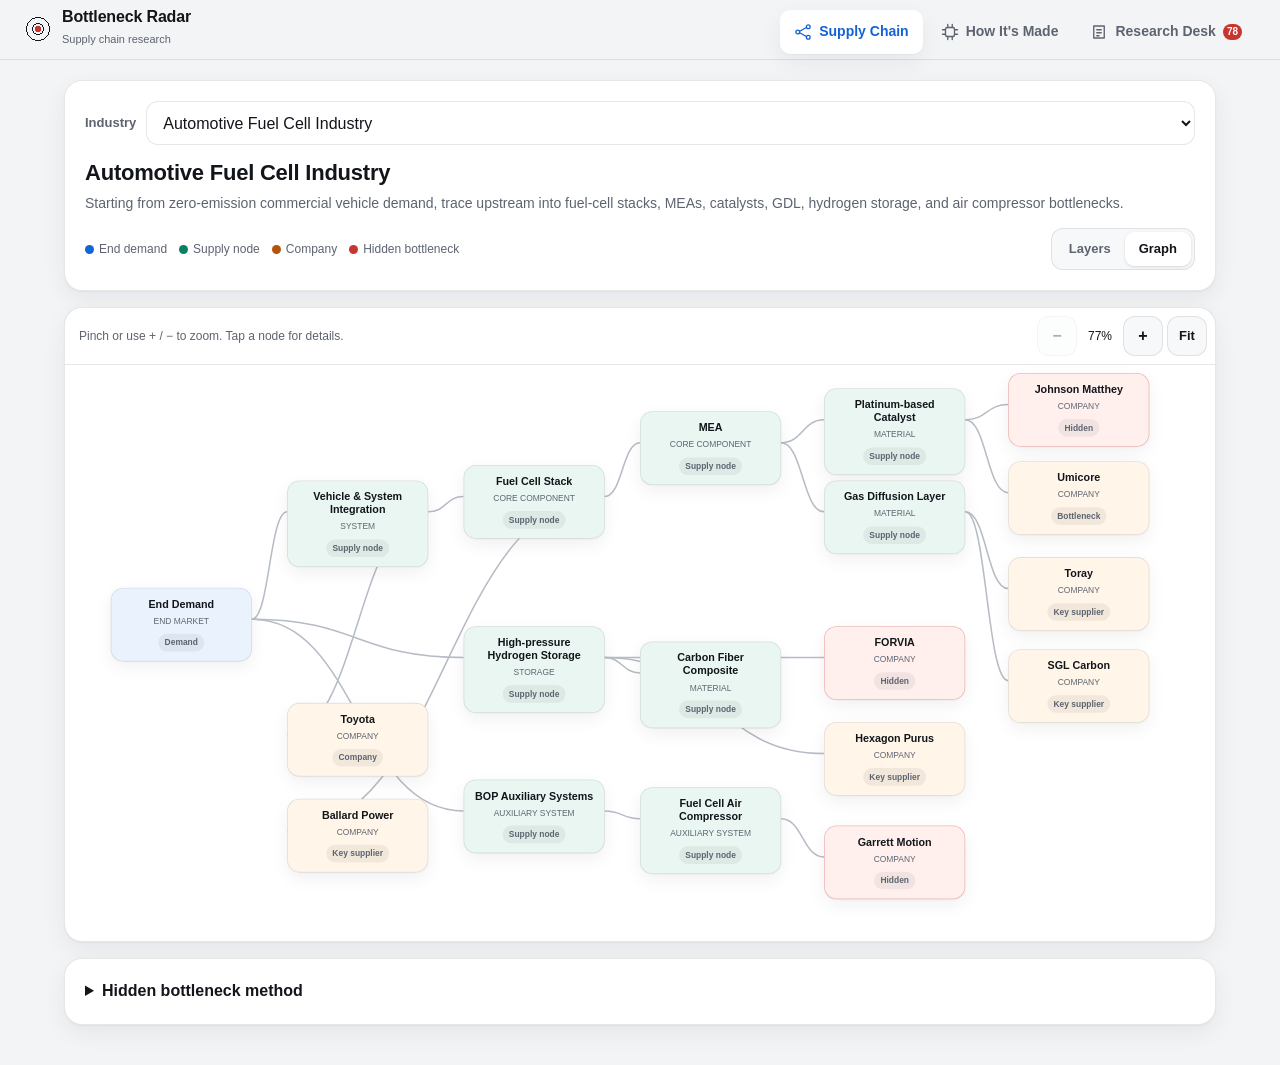
<file: index.html>
<!doctype html>
<html lang="en">
  <head>
    <meta charset="utf-8">
    <meta name="viewport" content="width=device-width, initial-scale=1, viewport-fit=cover">
    <meta name="theme-color" content="#f3f4f6">
    <link rel="icon" href="data:image/svg+xml,%3Csvg xmlns='http://www.w3.org/2000/svg' viewBox='0 0 32 32'%3E%3Ccircle cx='16' cy='16' r='14' fill='none' stroke='%2312151a' stroke-width='2'/%3E%3Ccircle cx='16' cy='16' r='8' fill='none' stroke='%2312151a' stroke-width='2'/%3E%3Ccircle cx='16' cy='16' r='3.5' fill='%23c7352f'/%3E%3C/svg%3E">
    <title>Supply Chain Bottleneck Radar</title>
    <link rel="stylesheet" href="styles.css?v=907ca9ab">
    <link rel="stylesheet" href="research-model.css?v=907ca9ab">
    <link rel="stylesheet" href="analyst-review.css?v=907ca9ab">
    <link rel="stylesheet" href="research-ops.css?v=907ca9ab">
    <link rel="stylesheet" href="product-journey.css?v=907ca9ab">
    <link rel="stylesheet" href="dual-review-ui.css?v=907ca9ab">
    <link rel="stylesheet" href="review-nominations.css?v=907ca9ab">
  </head>
  <body data-view="chain">
    <header class="appbar">
      <div class="brand">
        <span class="brand-mark" aria-hidden="true"></span>
        <div>
          <h1>Bottleneck Radar</h1>
          <small>Supply chain research</small>
        </div>
      </div>
    </header>

    <nav class="view-tabs" aria-label="Primary">
      <button type="button" class="view-tab" data-view-target="chain" aria-current="page">
        <svg viewBox="0 0 24 24" aria-hidden="true"><circle cx="5" cy="12" r="2.5"/><circle cx="19" cy="5" r="2.5"/><circle cx="19" cy="19" r="2.5"/><path d="M7.5 11 16.5 6M7.5 13l9 5"/></svg>
        <span>Supply Chain</span>
      </button>
      <button type="button" class="view-tab" data-view-target="made">
        <svg viewBox="0 0 24 24" aria-hidden="true"><rect x="6" y="6" width="12" height="12" rx="2"/><path d="M9 2v4M15 2v4M9 18v4M15 18v4M2 9h4M2 15h4M18 9h4M18 15h4"/></svg>
        <span>How It's Made</span>
      </button>
      <button type="button" class="view-tab" data-view-target="desk">
        <svg viewBox="0 0 24 24" aria-hidden="true"><path d="M5 4h14v16H5zM9 9h6M9 13h6M9 17h3"/></svg>
        <span>Research Desk</span>
        <b id="desk-count" class="tab-badge" hidden></b>
      </button>
    </nav>

    <main>
      <!-- View 1: supply chain -->
      <section class="view" id="view-chain" data-view="chain">
        <div class="card chain-head">
          <div class="field-row">
            <label for="industry-select">Industry</label>
            <select id="industry-select"></select>
          </div>
          <h2 id="industry-title"></h2>
          <p id="industry-description" class="lede"></p>
          <div class="chain-tools">
            <div class="legend" aria-label="Legend">
              <span><i class="dot terminal"></i>End demand</span>
              <span><i class="dot chain"></i>Supply node</span>
              <span><i class="dot company"></i>Company</span>
              <span><i class="dot zisu"></i>Hidden bottleneck</span>
            </div>
            <div class="seg" role="group" aria-label="Layout">
              <button type="button" data-map-mode="list" aria-pressed="true">Layers</button>
              <button type="button" data-map-mode="graph" aria-pressed="false">Graph</button>
            </div>
          </div>
        </div>

        <div id="chain-list" class="chain-list" aria-live="polite"></div>

        <section class="card map-shell">
          <div class="toolbar">
            <span>Pinch or use + / − to zoom. Tap a node for details.</span>
            <div class="zoom-controls" role="group" aria-label="Zoom">
              <button id="zoom-out" type="button" class="ghost" aria-label="Zoom out">−</button>
              <output id="zoom-level">100%</output>
              <button id="zoom-in" type="button" class="ghost" aria-label="Zoom in">+</button>
              <button id="reset-view" type="button" class="ghost">Fit</button>
            </div>
          </div>
          <div id="supply-chain-map" class="map"></div>
        </section>

        <details class="card method-card">
          <summary>Hidden bottleneck method</summary>
          <ol>
            <li>Start from durable end-market demand and trace dependencies upstream.</li>
            <li>Separate observed evidence from the investment claim it may support.</li>
            <li>Approve explicit database patches only after the claim is verified.</li>
            <li>Rank candidates with the versioned six-factor scoring rubric.</li>
          </ol>
        </details>
      </section>

      <!-- View 2: how products are made -->
      <section class="view" id="view-made" data-view="made" hidden>
        <div id="product-journey"></div>
      </section>

      <!-- View 3: research desk -->
      <section class="view" id="view-desk" data-view="desk" hidden>
        <div class="desk-grid">
          <section class="card desk-review">
            <div class="section-heading">
              <h2>Review Desk</h2>
              <select id="review-filter" aria-label="Filter review status">
                <option value="all">All</option>
                <option value="pending">Pending</option>
                <option value="approved">Approved</option>
                <option value="rejected">Rejected</option>
                <option value="needs_more_evidence">Need Evidence</option>
              </select>
            </div>
            <div id="pending-updates" class="pending-list"></div>
            <div class="review-tools">
              <button id="export-review" type="button">Export Review Decisions</button>
              <small id="export-status">Structured scanner events require a completed Analyst Worksheet before approval. Decisions and human review notes are saved locally first, then exported as JSON for the apply workflow.</small>
            </div>
          </section>

          <div class="desk-side">
            <section class="card research-ops">
              <div class="section-heading">
                <h2>Research Operations</h2>
              </div>
              <p class="research-ops-intro">
                Live scanner readiness for the selected industry. “Comparable-ready” means a watched-context baseline exists for future diffing; it does not mean a material event exists now.
              </p>
              <div id="source-health" aria-live="polite">Loading source health…</div>
            </section>

            <details class="card submit-card">
              <summary>Submit Evidence</summary>
              <p>
                Add official data, filings, investor materials, announcements, or research notes.
                Submissions enter the review queue before they update the supply chain map.
              </p>
              <form id="submission-form">
                <input id="submission-company" placeholder="Company or node, e.g. Johnson Matthey" required>
                <input id="submission-source" placeholder="Source link or file note" required>
                <textarea id="submission-summary" placeholder="Briefly explain what this evidence changes." required></textarea>
                <select id="submission-impact" aria-label="Impact type">
                  <option value="supply_chain_importance">Supply chain importance</option>
                  <option value="bottleneck_judgement">Bottleneck judgement</option>
                  <option value="financial_update">Financial or order update</option>
                  <option value="new_player">New player or relationship</option>
                </select>
                <button type="submit">Submit to Review Queue</button>
              </form>
            </details>
          </div>
        </div>
      </section>
    </main>

    <dialog id="company-dialog">
      <button class="close" id="close-dialog" type="button" aria-label="Close">×</button>
      <div id="company-detail"></div>
    </dialog>

    <script src="scanner-event-policy.js?v=907ca9ab"></script>
    <script src="app.js?v=907ca9ab"></script>
    <script src="review-queue-gate.js?v=907ca9ab"></script>
    <script src="research-evidence-ui.js?v=907ca9ab"></script>
    <script type="module" src="analyst-review.js?v=907ca9ab"></script>
    <script type="module" src="research-ops.js?v=907ca9ab"></script>
    <script src="review-export.js?v=907ca9ab"></script>
    <script src="product-journey.js?v=907ca9ab"></script>
    <script src="dual-review-ui.js?v=907ca9ab"></script>
    <script src="review-nominations.js?v=907ca9ab"></script>
  </body>
</html>
</file>
<file: styles.css>
/* Supply Chain Bottleneck Radar — mobile-first base styles.
   Component sheets (research-model, analyst-review, research-ops, product-journey)
   load after this file and rely on the custom properties below. */

:root {
  --bg: #f3f4f6;
  --surface: #ffffff;
  --surface-2: #f7f8fa;
  --ink: #12151a;
  --muted: #5d6470;
  --line: rgba(18, 21, 26, 0.1);
  --brand: #1463d6;
  --blue: #1463d6;
  --green: #0a7f64;
  --accent: #b4530a;
  --accent-dark: #7c3a06;
  --red: #c7352f;
  --radius: 18px;
  --shadow: 0 1px 2px rgba(18, 21, 26, 0.04), 0 8px 24px rgba(18, 21, 26, 0.06);
  --appbar-h: 52px;
  --tabbar-h: 60px;
  --safe-b: env(safe-area-inset-bottom, 0px);
}

* { box-sizing: border-box; }

html {
  background: var(--bg);
  -webkit-text-size-adjust: 100%;
}

body {
  margin: 0;
  background: var(--bg);
  color: var(--ink);
  font-family: -apple-system, BlinkMacSystemFont, "SF Pro Text", "PingFang SC", "Hiragino Sans GB", "Microsoft YaHei", "Segoe UI", Roboto, Arial, sans-serif;
  font-size: 15px;
  line-height: 1.55;
  overflow-x: hidden;
  padding-bottom: calc(var(--tabbar-h) + var(--safe-b));
  -webkit-tap-highlight-color: transparent;
}

h1, h2, h3, p { margin: 0; }
h2 { font-size: 19px; letter-spacing: -0.01em; line-height: 1.25; }
h3 { font-size: 15px; margin: 20px 0 8px; }
a { color: var(--brand); }
[hidden] { display: none !important; }

button, input, select, textarea { font: inherit; color: inherit; }

/* Default button look (also used by JS-rendered review / worksheet buttons). */
button {
  background: var(--ink);
  border: 0;
  border-radius: 12px;
  color: #fff;
  cursor: pointer;
  font-weight: 600;
  min-height: 44px;
  padding: 10px 16px;
  touch-action: manipulation;
}
button:active { opacity: 0.8; }
button.ghost {
  background: var(--surface-2);
  border: 1px solid var(--line);
  color: var(--ink);
}
:focus-visible { outline: 2px solid var(--brand); outline-offset: 2px; }

select, input, textarea {
  background: var(--surface);
  border: 1px solid var(--line);
  border-radius: 12px;
  font-size: 16px; /* prevents iOS focus zoom */
  min-height: 44px;
  padding: 10px 12px;
  width: 100%;
}
textarea { min-height: 96px; resize: vertical; }
form { display: grid; gap: 10px; }

.card {
  background: var(--surface);
  border: 1px solid var(--line);
  border-radius: var(--radius);
  box-shadow: var(--shadow);
  padding: 16px;
}

/* ---------- App bar + view tabs ---------- */

.appbar {
  align-items: center;
  background: var(--bg);
  border-bottom: 1px solid var(--line);
  display: flex;
  height: var(--appbar-h);
  padding: 0 16px;
  position: sticky;
  top: 0;
  z-index: 20;
}
.brand { align-items: center; display: flex; gap: 10px; }
.brand h1 { font-size: 16px; letter-spacing: -0.01em; line-height: 1.1; }
.brand small { color: var(--muted); font-size: 11px; }
.brand-mark {
  background:
    radial-gradient(circle at 50% 50%, var(--red) 0 3px, transparent 3.5px),
    repeating-radial-gradient(circle at 50% 50%, transparent 0 5px, var(--ink) 5px 6px);
  border-radius: 50%;
  height: 28px;
  width: 28px;
}

.view-tabs {
  background: var(--surface);
  border-top: 1px solid var(--line);
  bottom: 0;
  display: grid;
  grid-template-columns: repeat(3, 1fr);
  left: 0;
  padding-bottom: var(--safe-b);
  position: fixed;
  right: 0;
  z-index: 30;
}
.view-tab {
  align-items: center;
  background: none;
  border-radius: 0;
  color: var(--muted);
  display: flex;
  flex-direction: column;
  font-size: 11px;
  font-weight: 600;
  gap: 3px;
  height: var(--tabbar-h);
  justify-content: center;
  padding: 0;
  position: relative;
}
.view-tab svg {
  fill: none;
  height: 22px;
  stroke: currentColor;
  stroke-linecap: round;
  stroke-linejoin: round;
  stroke-width: 1.8;
  width: 22px;
}
.view-tab[aria-current="page"] { color: var(--brand); }
.tab-badge {
  background: var(--red);
  border-radius: 99px;
  color: #fff;
  font-size: 10px;
  left: calc(50% + 6px);
  line-height: 16px;
  min-width: 16px;
  padding: 0 4px;
  position: absolute;
  top: 6px;
}

main { margin: 0 auto; max-width: 1200px; padding: 12px; }
.view { display: grid; gap: 12px; }

/* ---------- Supply chain view ---------- */

.field-row { align-items: center; display: flex; gap: 10px; margin-bottom: 14px; }
.field-row label { color: var(--muted); flex: none; font-size: 13px; font-weight: 600; }
.chain-head h2 { font-size: 22px; }
.lede { color: var(--muted); font-size: 14px; margin-top: 6px; }
.chain-tools {
  align-items: center;
  display: flex;
  flex-wrap: wrap;
  gap: 10px 14px;
  justify-content: space-between;
  margin-top: 14px;
}
.legend { color: var(--muted); display: flex; flex-wrap: wrap; font-size: 12px; gap: 6px 12px; }
.legend span { align-items: center; display: inline-flex; gap: 5px; }
.dot { border-radius: 50%; display: inline-block; height: 9px; width: 9px; }
.dot.terminal { background: var(--blue); }
.dot.chain { background: var(--green); }
.dot.company { background: var(--accent); }
.dot.zisu { background: var(--red); }

.seg { background: var(--surface-2); border: 1px solid var(--line); border-radius: 12px; display: inline-flex; padding: 3px; }
.seg button {
  background: none;
  border-radius: 9px;
  color: var(--muted);
  font-size: 13px;
  min-height: 34px;
  padding: 4px 14px;
}
.seg button[aria-pressed="true"] { background: var(--surface); box-shadow: 0 1px 3px rgba(18, 21, 26, 0.14); color: var(--ink); }

/* Layered list (default on phones) */
.chain-list { display: grid; gap: 0; }
.stage { position: relative; }
.stage + .stage { margin-top: 26px; }
.stage + .stage::before {
  color: var(--muted);
  content: "↓ depends on";
  font-size: 11px;
  left: 14px;
  position: absolute;
  top: -22px;
}
.stage-head { align-items: baseline; display: flex; gap: 8px; margin: 0 4px 8px; }
.stage-head b { color: var(--brand); font-size: 12px; font-variant-numeric: tabular-nums; }
.stage-head span { font-size: 13px; font-weight: 700; }
.stage-nodes { display: grid; gap: 8px; }

.node-card {
  background: var(--surface);
  border: 1px solid var(--line);
  border-left: 4px solid var(--green);
  border-radius: 14px;
  box-shadow: var(--shadow);
  overflow: hidden;
}
.node-card.terminal { border-left-color: var(--blue); }
.node-card .node {
  background: none;
  border-radius: 0;
  color: var(--ink);
  display: grid;
  font-weight: 400;
  gap: 2px 10px;
  grid-template-columns: 1fr auto;
  min-height: 0;
  padding: 12px 12px 12px 14px;
  text-align: left;
  width: 100%;
}
.node-card .node-title { font-size: 15px; font-weight: 700; line-height: 1.3; }
.node-card .node-summary { color: var(--muted); font-size: 13px; grid-column: 1 / -1; line-height: 1.45; }
.node-card .chev { align-self: center; color: var(--muted); font-size: 18px; grid-row: 1; grid-column: 2; }
.node-companies.in-dialog { border: 0; padding: 0; }
.node-companies {
  border-top: 1px dashed var(--line);
  display: flex;
  flex-wrap: wrap;
  gap: 6px;
  padding: 10px 12px 12px 14px;
}
.company-chip {
  align-items: center;
  background: #fff7ec;
  border: 1px solid rgba(180, 83, 10, 0.25);
  border-radius: 99px;
  color: var(--accent-dark);
  display: inline-flex;
  font-size: 13px;
  gap: 6px;
  min-height: 36px;
  padding: 4px 12px;
}
.company-chip.zisu { background: #fff0ee; border-color: rgba(199, 53, 47, 0.3); color: #8f231e; }
.company-chip i { border-radius: 50%; height: 7px; width: 7px; background: currentColor; }
.company-chip small { font-size: 10px; font-weight: 700; letter-spacing: 0.02em; opacity: 0.8; text-transform: uppercase; }

/* Graph (default on wide screens) */
.map-shell { overflow: hidden; padding: 0; }
.toolbar {
  align-items: center;
  border-bottom: 1px solid var(--line);
  color: var(--muted);
  display: flex;
  font-size: 12px;
  gap: 10px;
  justify-content: space-between;
  padding: 8px 8px 8px 14px;
}
.zoom-controls { align-items: center; display: flex; flex: none; gap: 4px; }
.zoom-controls button { font-size: 16px; min-height: 40px; min-width: 40px; padding: 0 10px; }
.zoom-controls button:disabled { opacity: 0.35; }
.zoom-controls #reset-view { font-size: 13px; }
.zoom-controls output { color: var(--ink); font-size: 12px; font-variant-numeric: tabular-nums; min-width: 38px; text-align: center; }
.map { display: grid; height: min(64vh, 620px); overflow: auto; overscroll-behavior: contain; padding: 8px; position: relative; touch-action: pan-x pan-y; }
.map-sizer { margin: auto; position: relative; }
.map-canvas { left: 0; position: absolute; top: 0; transform-origin: 0 0; }
.edges { inset: 0; pointer-events: none; position: absolute; z-index: 1; }
.map .node {
  background: var(--surface);
  border: 1px solid var(--line);
  border-radius: 16px;
  box-shadow: var(--shadow);
  color: var(--ink);
  font-weight: 400;
  min-height: 86px;
  padding: 12px;
  position: absolute;
  text-align: center;
  width: 184px;
  z-index: 2;
}
.map .node.terminal { background: #eaf2fe; }
.map .node.chain { background: #e9f6f1; }
.map .node.company { background: #fff5e8; }
.map .node.zisu { background: #fff0ee; border-color: rgba(199, 53, 47, 0.3); }
.map .node-title { font-size: 14px; font-weight: 700; line-height: 1.2; }
.map .node-meta { color: var(--muted); font-size: 11px; margin-top: 5px; text-transform: uppercase; }
.tags { display: flex; justify-content: center; margin-top: 8px; }
.tag { background: rgba(18, 21, 26, 0.06); border-radius: 99px; color: var(--muted); font-size: 11px; font-weight: 600; padding: 3px 8px; }

body[data-map-mode="list"] .map-shell,
body[data-map-mode="graph"] .chain-list { display: none; }

.method-card summary, .submit-card summary { cursor: pointer; font-weight: 700; min-height: 24px; }
.method-card ol { color: var(--muted); font-size: 14px; margin: 10px 0 0; padding-left: 20px; }
.submit-card p { color: var(--muted); font-size: 13px; margin: 10px 0; }

/* ---------- Research desk view ---------- */

.desk-grid, .desk-side { display: grid; gap: 12px; min-width: 0; }
.desk-review { min-width: 0; }
.section-heading { align-items: center; display: flex; gap: 10px; justify-content: space-between; margin-bottom: 12px; }
.section-heading select { font-size: 14px; min-height: 38px; padding: 6px 10px; width: auto; }
.pending-list { display: grid; gap: 10px; }

.update-card {
  background: var(--surface-2);
  border: 1px solid var(--line);
  border-radius: 14px;
  min-width: 0;
  overflow-wrap: anywhere;
  padding: 12px;
}
.update-card.approved { border-color: rgba(10, 127, 100, 0.5); }
.update-card.rejected { border-color: rgba(199, 53, 47, 0.5); }
.update-card.needs_more_evidence { border-color: rgba(180, 83, 10, 0.55); }
.update-card > strong, .update-card > span { display: block; }
.update-card > span, .update-card > p { color: var(--muted); font-size: 13px; }
.update-card > p { margin: 6px 0; }
.update-more { border-top: 1px dashed var(--line); margin-top: 8px; padding-top: 4px; }
.update-more > summary { cursor: pointer; font-size: 13px; font-weight: 700; padding: 8px 0; }
.update-more > span { color: var(--muted); display: block; font-size: 13px; overflow-wrap: anywhere; }
.review-actions { display: grid; gap: 6px; grid-template-columns: repeat(3, 1fr); margin-top: 10px; }
.review-actions button { background: var(--surface); border: 1px solid var(--line); color: var(--ink); font-size: 13px; padding: 8px 4px; }

.review-tools { display: grid; gap: 8px; margin-top: 14px; }
.review-tools small { color: var(--muted); font-size: 12px; }
#review-json-output { font-family: ui-monospace, SFMono-Regular, Consolas, monospace; font-size: 12px; min-height: 160px; }

.source-list { display: grid; gap: 8px; margin-top: 8px; }
.source-item { background: var(--surface-2); border: 1px solid var(--line); border-radius: 12px; overflow-wrap: anywhere; padding: 10px; }
.source-item strong, .source-item span, .source-item a { display: block; }
.source-item span, .source-empty { color: var(--muted); font-size: 13px; }
.source-item a { font-size: 13px; font-weight: 600; margin-top: 4px; padding: 4px 0; text-decoration: none; }

.analysis-box { border-radius: 10px; color: var(--muted); display: grid; gap: 6px; }
.analysis-box strong { color: var(--ink); }
.analysis-box p, .analysis-box ul { margin: 0; }

.empty-state, .load-error { color: var(--muted); padding: 20px 4px; }

/* ---------- Detail dialog: bottom sheet on phones ---------- */

dialog {
  background: var(--surface);
  border: 0;
  border-radius: 22px 22px 0 0;
  bottom: 0;
  box-shadow: 0 -10px 40px rgba(18, 21, 26, 0.25);
  color: var(--ink);
  margin: auto 0 0;
  max-height: 88dvh;
  max-width: none;
  overflow-y: auto;
  overscroll-behavior: contain;
  padding: 22px 16px calc(24px + var(--safe-b));
  width: 100%;
}
dialog[open] { animation: sheet-up 0.22s ease-out; }
@keyframes sheet-up { from { transform: translateY(24px); opacity: 0; } }
dialog::backdrop { background: rgba(10, 12, 16, 0.5); }
dialog::before {
  background: var(--line);
  border-radius: 99px;
  content: "";
  height: 4px;
  left: 50%;
  position: absolute;
  top: 8px;
  transform: translateX(-50%);
  width: 40px;
}
.close {
  background: var(--surface-2);
  border: 1px solid var(--line);
  border-radius: 50%;
  color: var(--ink);
  float: right;
  font-size: 22px;
  height: 40px;
  line-height: 1;
  min-height: 0;
  padding: 0;
  position: sticky;
  top: 0;
  width: 40px;
  z-index: 3;
}
.detail-header { padding-right: 48px; }
.detail-header h2 { font-size: 24px; }
.detail-header p { color: var(--muted); }
.detail-subtitle { color: var(--muted); font-size: 13px; margin-top: 4px; }
.eyebrow { color: var(--brand); font-size: 12px; font-weight: 700; letter-spacing: 0.06em; text-transform: uppercase; }
.detail-section p, .detail-section li { color: var(--muted); font-size: 14px; }
.detail-section ul { margin: 0; padding-left: 20px; }
.tag-row { display: flex; flex-wrap: wrap; gap: 6px; margin-top: 8px; }
.tag-row span { background: var(--surface-2); border: 1px solid var(--line); border-radius: 99px; font-size: 12px; padding: 3px 10px; }

.company-flags { display: grid; gap: 8px; grid-template-columns: repeat(3, 1fr); margin: 16px 0; }
.flag-pill { border: 1px solid var(--line); border-radius: 12px; padding: 10px; }
.flag-pill span, .flag-pill strong { display: block; }
.flag-pill span { border-radius: 99px; font-size: 11px; font-weight: 700; margin-bottom: 6px; padding: 2px 8px; width: fit-content; }
.flag-pill strong { font-size: 12px; line-height: 1.25; }
.flag-pill.active { background: rgba(20, 99, 214, 0.07); border-color: rgba(20, 99, 214, 0.25); }
.flag-pill.active span { background: rgba(20, 99, 214, 0.14); color: #0d4aa3; }
.flag-pill.inactive span { background: rgba(18, 21, 26, 0.06); color: var(--muted); }

.signal-grid { display: grid; gap: 8px; margin: 16px 0; }
.signal { background: var(--surface-2); border: 1px solid var(--line); border-radius: 12px; padding: 10px 12px; }
.signal strong { display: block; font-size: 13px; }
.signal span { color: var(--muted); font-size: 13px; }

.score-row { align-items: center; display: grid; gap: 10px; grid-template-columns: 110px 1fr 34px; margin: 10px 0; }
.score-row > span { color: var(--muted); font-size: 12px; line-height: 1.3; }
.bar { background: rgba(18, 21, 26, 0.08); border-radius: 99px; height: 8px; overflow: hidden; }
.bar span { background: linear-gradient(90deg, var(--brand), #7a5cff); display: block; height: 100%; }
.recent-list { color: var(--muted); font-size: 14px; margin: 0; padding-left: 20px; }

/* ---------- Wider screens ---------- */

@media (min-width: 600px) {
  .signal-grid { grid-template-columns: repeat(2, 1fr); }
  .stage-nodes { grid-template-columns: repeat(2, 1fr); }
}

@media (min-width: 900px) {
  body { font-size: 16px; padding-bottom: 0; }
  :root { --appbar-h: 60px; }
  .appbar { padding: 0 24px; }
  .view-tabs {
    background: none;
    border: 0;
    bottom: auto;
    display: flex;
    gap: 4px;
    left: auto;
    padding: 0;
    right: 24px;
    top: 0;
  }
  .view-tab { border-radius: 10px; flex-direction: row; font-size: 14px; gap: 7px; height: 40px; margin-top: 10px; padding: 0 14px; }
  .view-tab svg { height: 18px; width: 18px; }
  .view-tab[aria-current="page"] { background: var(--surface); box-shadow: var(--shadow); }
  .tab-badge { left: auto; position: static; }
  main { padding: 20px 24px 40px; }
  .view { gap: 16px; }
  .card { padding: 20px; }
  .map-shell { padding: 0; }
  .stage-nodes { grid-template-columns: repeat(3, 1fr); }
  .desk-grid { align-items: start; grid-template-columns: minmax(0, 1.5fr) minmax(300px, 1fr); }

  dialog {
    border-radius: 22px;
    bottom: auto;
    margin: auto;
    max-height: 86vh;
    padding: 28px;
    width: min(92vw, 660px);
  }
  dialog::before { display: none; }
}

@media (prefers-reduced-motion: reduce) {
  *, *::before, *::after { animation-duration: 0.01ms !important; animation-iteration-count: 1 !important; transition-duration: 0.01ms !important; }
}
</file>
<file: research-model.css>
.composite-score {
  display: grid;
  gap: 6px;
  margin: 10px 0 18px;
  padding: 14px;
  border: 1px solid var(--line);
  border-radius: 16px;
  background: #fffdf8;
}

.composite-score > strong {
  font-size: 32px;
  line-height: 1;
}

.composite-score > span {
  font-weight: 700;
}

.composite-score > small,
.score-policy,
.research-stage small,
.research-evidence small,
.score-evidence-record small {
  color: var(--muted);
  line-height: 1.5;
}

.score-row span small {
  color: var(--muted);
  font-size: 12px;
}

.score-evidence-record {
  border: 1px solid rgba(120, 92, 56, 0.14);
  border-radius: 12px;
  margin: -4px 0 12px 0;
  padding: 9px 11px;
  background: rgba(30, 28, 24, 0.025);
}

.score-evidence-record.supported {
  border-left: 3px solid var(--green);
}

.score-evidence-record.missing {
  border-left: 3px solid var(--accent);
}

.score-evidence-record strong,
.score-evidence-record small {
  display: block;
}

.score-evidence-record strong {
  font-size: 12px;
}

.score-evidence-record p {
  color: var(--muted);
  font-size: 12px;
  line-height: 1.5;
  margin: 5px 0;
}

.score-evidence-coverage {
  border-top: 1px solid rgba(120, 92, 56, 0.12);
  margin-top: 5px;
  padding-top: 8px;
}

.research-packet {
  display: grid;
  gap: 8px;
  margin: 12px 0;
}

.research-stage {
  border: 1px solid rgba(120, 92, 56, 0.16);
  border-radius: 14px;
  background: rgba(30, 28, 24, 0.025);
  padding: 10px;
}

.research-stage > span {
  color: var(--ink);
  font-weight: 800;
  font-size: 12px;
  margin-bottom: 5px;
}

.research-stage p,
.research-stage li,
.research-stage small {
  font-size: 12px;
}

.research-stage ul {
  margin: 6px 0 0;
  padding-left: 18px;
}

.research-stage code {
  font-size: 12px;
  overflow-wrap: anywhere;
}

.research-evidence + .research-evidence {
  border-top: 1px solid rgba(120, 92, 56, 0.12);
  margin-top: 8px;
  padding-top: 8px;
}

.change-evidence-panel {
  border: 1px solid rgba(40, 93, 154, 0.2);
  border-left: 3px solid var(--blue);
  border-radius: 14px;
  margin: 10px 0;
  padding: 10px;
  background: rgba(40, 93, 154, 0.04);
}

.change-evidence-panel.baseline_missing {
  border-left-color: var(--accent);
  background: rgba(173, 95, 35, 0.05);
}

.change-evidence-panel > strong,
.change-snippet-group > span {
  display: block;
  color: var(--ink);
  font-size: 12px;
  font-weight: 800;
}

.change-evidence-panel > p,
.change-snippet-group li {
  color: var(--muted);
  font-size: 12px;
  line-height: 1.5;
}

.change-snippet-group {
  margin-top: 8px;
}

.change-snippet-group ul {
  margin: 5px 0 0;
  padding-left: 18px;
}

.change-snippet-group.added > span {
  color: var(--green);
}

.change-snippet-group.removed > span {
  color: var(--red);
}

.analysis-box {
  border-left: 3px solid var(--accent);
  margin: 10px 0;
  padding: 8px 10px;
  background: rgba(173, 95, 35, 0.05);
}

.analysis-box ul {
  padding-left: 18px;
}

.analysis-box li,
.analysis-box span {
  font-size: 12px;
}

@media (max-width: 720px) {
  .score-evidence-record {
    margin-left: 0;
  }
}
</file>
<file: analyst-review.css>
.analyst-workbench {
  margin: 12px 0;
  border: 1px solid rgba(52, 77, 102, 0.18);
  border-radius: 16px;
  background: rgba(44, 70, 96, 0.035);
  overflow: hidden;
}

.analyst-workbench summary {
  display: flex;
  align-items: center;
  justify-content: space-between;
  gap: 12px;
  cursor: pointer;
  padding: 12px 14px;
  font-size: 13px;
  font-weight: 800;
}

.analyst-readiness {
  border-radius: 999px;
  padding: 4px 8px;
  background: rgba(173, 95, 35, 0.1);
  color: var(--accent);
  font-size: 12px;
  white-space: nowrap;
}

.analyst-readiness.ready {
  background: rgba(44, 116, 76, 0.1);
  color: var(--green);
}

.analyst-form {
  display: grid;
  gap: 10px;
  padding: 0 14px 14px;
  border-top: 1px solid rgba(52, 77, 102, 0.12);
}

.analyst-intro {
  margin: 12px 0 0;
  color: var(--muted);
  font-size: 12px;
  line-height: 1.5;
}

.analyst-field {
  display: grid;
  gap: 5px;
}

.analyst-field > span,
.analyst-check > span {
  color: var(--ink);
  font-size: 12px;
  font-weight: 700;
}

.analyst-field input,
.analyst-field textarea,
.analyst-field select {
  width: 100%;
  box-sizing: border-box;
  border: 1px solid var(--line);
  border-radius: 10px;
  background: #fff;
  color: var(--ink);
  font: inherit;
  font-size: 12px;
  padding: 9px 10px;
}

.analyst-field textarea {
  resize: vertical;
  min-height: 64px;
}

.analyst-check {
  display: grid;
  grid-template-columns: auto 1fr;
  align-items: start;
  gap: 8px;
  border: 1px solid rgba(44, 116, 76, 0.18);
  border-radius: 12px;
  padding: 10px;
  background: rgba(44, 116, 76, 0.04);
}

.analyst-check input {
  margin-top: 2px;
}

.final-patch-preview {
  display: grid;
  gap: 8px;
  border: 1px solid rgba(40, 93, 154, 0.18);
  border-radius: 14px;
  padding: 11px;
  background: rgba(40, 93, 154, 0.035);
}

.patch-preview-heading {
  display: flex;
  align-items: center;
  justify-content: space-between;
  gap: 8px;
}

.patch-preview-heading > strong {
  font-size: 12px;
}

.patch-preview-badge {
  border-radius: 999px;
  padding: 3px 7px;
  background: rgba(173, 95, 35, 0.1);
  color: var(--accent);
  font-size: 12px;
  font-weight: 800;
}

.patch-preview-badge.ready {
  background: rgba(44, 116, 76, 0.1);
  color: var(--green);
}

.patch-preview-intro,
.patch-preview-body > p,
.patch-preview-body li,
.patch-preview-sources,
.patch-preview-reason {
  color: var(--muted);
  font-size: 12px;
  line-height: 1.45;
}

.patch-preview-intro {
  margin: 0;
}

.patch-preview-body {
  display: grid;
  gap: 8px;
}

.patch-preview-body ul {
  margin: 0;
  padding-left: 18px;
}

.patch-preview-no-change {
  margin: 0;
  border-left: 3px solid var(--green);
  padding-left: 8px;
}

.patch-preview-operation {
  display: grid;
  gap: 8px;
  border: 1px solid rgba(120, 92, 56, 0.14);
  border-left: 3px solid var(--green);
  border-radius: 12px;
  padding: 9px;
  background: #fff;
}

.patch-preview-operation.no-op {
  border-left-color: var(--accent);
}

.patch-preview-operation-heading {
  display: flex;
  align-items: center;
  gap: 7px;
  flex-wrap: wrap;
}

.patch-preview-operation-heading strong {
  font-size: 12px;
  letter-spacing: 0.04em;
}

.patch-preview-operation-heading code {
  flex: 1 1 180px;
  overflow-wrap: anywhere;
  font-size: 12px;
}

.patch-preview-operation-heading span {
  font-size: 12px;
  font-weight: 700;
  color: var(--green);
}

.patch-preview-operation.no-op .patch-preview-operation-heading span {
  color: var(--accent);
}

.patch-preview-values {
  display: grid;
  grid-template-columns: minmax(0, 1fr) minmax(0, 1fr);
  gap: 8px;
}

.patch-preview-value {
  min-width: 0;
}

.patch-preview-value > span {
  display: block;
  margin-bottom: 4px;
  color: var(--muted);
  font-size: 12px;
  font-weight: 700;
}

.patch-preview-value pre {
  box-sizing: border-box;
  max-height: 180px;
  margin: 0;
  overflow: auto;
  white-space: pre-wrap;
  overflow-wrap: anywhere;
  border: 1px solid rgba(120, 92, 56, 0.12);
  border-radius: 9px;
  padding: 8px;
  background: rgba(30, 28, 24, 0.025);
  color: var(--ink);
  font-family: ui-monospace, SFMono-Regular, Menlo, Monaco, Consolas, monospace;
  font-size: 12px;
  line-height: 1.4;
}

.patch-preview-value.proposed pre {
  background: rgba(44, 116, 76, 0.035);
}

.analyst-actions {
  display: flex;
  gap: 8px;
  flex-wrap: wrap;
}

.analyst-actions button {
  font-size: 12px;
}

.analyst-status {
  min-height: 18px;
  color: var(--muted);
  font-size: 12px;
  line-height: 1.45;
}

.analyst-status.success {
  color: var(--green);
}

.analyst-status.warning {
  color: var(--accent);
}

.analyst-status.error {
  color: var(--red);
  font-weight: 700;
}

@media (max-width: 720px) {
  .analyst-workbench summary {
    align-items: flex-start;
  }

  .patch-preview-values {
    grid-template-columns: 1fr;
  }

  .analyst-actions {
    display: grid;
  }
}
</file>
<file: research-ops.css>
.research-ops-intro {
  color: var(--muted);
  font-size: 12px;
  line-height: 1.55;
  margin: -4px 0 12px;
}

.source-health-metrics {
  display: grid;
  grid-template-columns: repeat(2, minmax(0, 1fr));
  gap: 8px;
}

.source-health-metric {
  background: rgba(30, 28, 24, 0.025);
  border: 1px solid rgba(120, 92, 56, 0.14);
  border-radius: 12px;
  display: grid;
  gap: 3px;
  padding: 9px 10px;
}

.source-health-metric strong {
  font-size: 16px;
}

.source-health-metric span {
  color: var(--muted);
  font-size: 12px;
  line-height: 1.25;
}

.source-health-metric.good {
  border-left: 3px solid var(--green);
}

.source-health-metric.warn {
  border-left: 3px solid var(--accent);
}

.source-health-metric.bad {
  border-left: 3px solid var(--red);
}

.source-health-summary {
  color: var(--muted);
  font-size: 12px;
  line-height: 1.55;
  margin: 10px 0 0;
}

.source-health-details {
  border-top: 1px solid rgba(120, 92, 56, 0.12);
  margin-top: 12px;
  padding-top: 10px;
}

.source-health-details > summary {
  cursor: pointer;
  font-size: 12px;
  font-weight: 800;
}

.source-health-list {
  display: grid;
  gap: 8px;
  margin-top: 10px;
}

.source-health-row {
  background: rgba(30, 28, 24, 0.025);
  border: 1px solid rgba(120, 92, 56, 0.14);
  border-radius: 12px;
  padding: 9px;
}

.source-health-row.error {
  border-left: 3px solid var(--red);
}

.source-health-row.baseline_pending,
.source-health-row.not_checked {
  border-left: 3px solid var(--accent);
}

.source-health-row.ready {
  border-left: 3px solid var(--green);
}

.source-health-row-heading {
  align-items: flex-start;
  display: flex;
  gap: 8px;
  justify-content: space-between;
}

.source-health-name,
.source-health-meta {
  display: block;
}

.source-health-name {
  font-size: 12px;
  line-height: 1.35;
}

.source-health-meta {
  color: var(--muted);
  font-size: 12px;
  margin-top: 2px;
}

.source-health-badge {
  border: 1px solid rgba(120, 92, 56, 0.16);
  border-radius: 999px;
  flex: 0 0 auto;
  font-size: 12px;
  font-weight: 800;
  padding: 3px 6px;
}

.source-health-badge.ready {
  color: var(--green);
}

.source-health-badge.error {
  color: var(--red);
}

.source-health-badge.baseline_pending,
.source-health-badge.not_checked {
  color: var(--accent-dark);
}

.source-health-detail {
  color: var(--muted);
  font-size: 12px;
  line-height: 1.45;
  margin: 7px 0;
}

.source-health-facts {
  display: grid;
  gap: 2px;
}

.source-health-facts span {
  color: var(--muted);
  font-size: 12px;
  line-height: 1.4;
}

.source-health-facts .source-health-overdue {
  color: var(--accent-dark);
  font-weight: 800;
}

.source-health-link {
  display: inline-block;
  font-size: 12px;
  font-weight: 800;
  margin-top: 7px;
}

@media (max-width: 1100px) {
  .source-health-metrics {
    grid-template-columns: repeat(4, minmax(0, 1fr));
  }
}

@media (max-width: 720px) {
  .source-health-metrics {
    grid-template-columns: repeat(2, minmax(0, 1fr));
  }
}
</file>
<file: product-journey.css>
/* "How it's made" product journey. */

.jr-intro { padding: 4px 4px 0; }
.jr-intro h2 { font-size: 22px; }
.jr-products { display: grid; gap: 12px; margin-top: 12px; }

.jr-product {
  background: #0b1020;
  border-radius: var(--radius);
  color: #e8edfb;
  display: grid;
  font-weight: 400;
  gap: 14px;
  grid-template-columns: 76px 1fr;
  padding: 16px;
  text-align: left;
  width: 100%;
}
.jr-product-art svg { display: block; width: 76px; }
.jr-product-text { display: grid; gap: 3px; min-width: 0; }
.jr-product-text small { color: #6ee7a8; font-size: 12px; font-weight: 600; }
.jr-product-text strong { font-size: 20px; line-height: 1.2; }
.jr-product-text span { color: #a9b5d6; font-size: 13px; line-height: 1.5; }
.jr-facts { display: grid; gap: 8px; grid-column: 1 / -1; grid-template-columns: repeat(3, 1fr); }
.jr-facts span { background: #141c38; border-radius: 10px; color: #a9b5d6; display: grid; font-size: 11px; line-height: 1.3; padding: 8px; }
.jr-facts b { color: #fff; font-size: 14px; }
.jr-product-go { align-items: center; color: #a9b5d6; display: flex; font-size: 13px; grid-column: 1 / -1; justify-content: space-between; }
.jr-product-go b { background: #6ee7a8; border-radius: 99px; color: #0b1020; padding: 8px 16px; }

.jr-cta {
  background: #0b1020;
  color: #6ee7a8;
  font-size: 14px;
  margin-top: 14px;
  text-align: left;
  width: 100%;
}

/* ---------- Scroll journey (dark, full-bleed) ---------- */

body.journey-open[data-view="made"] { background: #070b18; }
body.journey-open[data-view="made"] main { max-width: none; padding: 0; }
body.journey-open[data-view="made"] .appbar { background: #070b18; border-color: #1a2344; color: #e8edfb; }
body.journey-open[data-view="made"] .brand small { color: #7f8fb5; }
body.journey-open[data-view="made"] .brand-mark { filter: invert(1) hue-rotate(180deg); }

.sj {
  --sj-ink: #eef2ff;
  --sj-muted: #9aa7cc;
  --sj-line: #1f2a52;
  --sj-green: #6ee7a8;
  color: var(--sj-ink);
  margin: 0 auto;
  max-width: 720px;
  padding: 0 18px 56px;
}

.sj-bar {
  align-items: center;
  background: rgba(7, 11, 24, 0.92);
  border-bottom: 1px solid var(--sj-line);
  display: flex;
  font-size: 13px;
  gap: 10px;
  margin: 0 -18px;
  padding: 6px 12px;
  position: sticky;
  top: var(--appbar-h);
  z-index: 15;
}
.sj-back { background: none; border: 1px solid var(--sj-line); color: var(--sj-ink); flex: none; font-size: 13px; min-height: 36px; padding: 4px 12px; }
.sj-now { flex: 1; font-weight: 700; min-width: 0; overflow: hidden; text-overflow: ellipsis; white-space: nowrap; }
.sj-count { color: var(--sj-muted); flex: none; font-variant-numeric: tabular-nums; }
.sj-fill { background: var(--sj-green); bottom: -1px; height: 2px; left: 0; position: absolute; right: 0; transform: scaleX(0); transform-origin: left; }

.sj-kicker { color: var(--sj-green); font-size: 12px; font-weight: 700; letter-spacing: 0.14em; text-transform: uppercase; }
.sj-hero {
  background: radial-gradient(120% 70% at 85% 0%, rgba(92, 200, 255, 0.16), transparent 60%), radial-gradient(90% 60% at 0% 30%, rgba(110, 231, 168, 0.12), transparent 60%);
  display: grid;
  gap: 18px;
  margin: 0 -18px;
  min-height: calc(86svh - var(--appbar-h) - var(--tabbar-h));
  padding: 56px 18px 32px;
  place-content: center start;
}
.sj-hero h2 { font-size: clamp(52px, 15vw, 104px); font-weight: 800; letter-spacing: -0.045em; line-height: 0.92; text-wrap: balance; }
.sj-lede { color: var(--sj-muted); font-size: 17px; line-height: 1.55; max-width: 34em; }
.sj .jr-facts { margin-top: 6px; }
.sj-scroll { color: var(--sj-ink); font-size: 14px; font-weight: 600; margin-top: 10px; }
.sj-scroll span { animation: sj-bob 1.4s ease-in-out infinite; color: var(--sj-green); display: inline-block; margin-left: 4px; }
@keyframes sj-bob { 50% { transform: translateY(6px); } }

/* steps + progress spine */
.sj-steps { list-style: none; margin: 0; padding: 8px 0 0 44px; position: relative; }
.sj-spine { background: var(--sj-line); bottom: 0; left: 13px; position: absolute; top: 0; width: 2px; }
.sj-spine i { background: linear-gradient(var(--sj-green), #5cc8ff); display: block; height: 0; width: 100%; }
.sj-step { padding: 28px 0 72px; position: relative; }
.sj-marker {
  background: #070b18;
  border: 2px solid var(--sj-line);
  border-radius: 50%;
  color: var(--sj-muted);
  font-size: 12px;
  font-weight: 700;
  height: 28px;
  left: -44px;
  line-height: 24px;
  position: absolute;
  text-align: center;
  top: 30px;
  transition: background 0.3s, border-color 0.3s, color 0.3s, box-shadow 0.3s;
  width: 28px;
}
.sj-step.seen .sj-marker { background: var(--sj-green); border-color: var(--sj-green); color: #070b18; }
.sj-step.active .sj-marker { box-shadow: 0 0 0 6px rgba(110, 231, 168, 0.18); }

.sj-handoff { color: var(--sj-green); font-size: 13px; font-weight: 600; line-height: 28px; margin-bottom: 18px; }
.sj-number { color: transparent; font-size: clamp(64px, 20vw, 120px); font-weight: 800; letter-spacing: -0.05em; line-height: 0.85; -webkit-text-stroke: 1.5px #2c3a6e; }
.sj-step h3 { font-size: clamp(32px, 9vw, 54px); font-weight: 800; letter-spacing: -0.035em; line-height: 1; margin: 10px 0 0; text-wrap: balance; }
.sj-tagline { color: var(--sj-ink); font-size: 18px; line-height: 1.5; margin-top: 14px; }

.sj-scene {
  aspect-ratio: 360 / 220;
  background:
    linear-gradient(rgba(92, 200, 255, 0.05) 1px, transparent 1px) 0 0 / 100% 20px,
    linear-gradient(90deg, rgba(92, 200, 255, 0.05) 1px, transparent 1px) 0 0 / 20px 100%,
    #0b1020;
  border: 1px solid var(--sj-line);
  border-radius: 20px;
  cursor: pointer;
  margin: 24px -18px 0 -44px;
  overflow: hidden;
  padding: 10px 6px;
  position: relative;
  z-index: 1;
}
.sj-scene svg { display: block; height: 100%; width: 100%; }
.sj-scene::after { bottom: 8px; color: #56648f; content: "Tap to replay"; font-size: 11px; position: absolute; right: 12px; }

.sj-flow { display: grid; gap: 0; margin: 22px 0 0; }
.sj-flow div { border-left: 2px solid var(--sj-line); padding: 0 0 14px 14px; position: relative; }
.sj-flow div::before { background: #5cc8ff; border-radius: 50%; content: ""; height: 8px; left: -5px; position: absolute; top: 5px; width: 8px; }
.sj-flow div:last-child { border-color: transparent; padding-bottom: 0; }
.sj-flow dt { color: #5cc8ff; font-size: 11px; font-weight: 700; letter-spacing: 0.12em; text-transform: uppercase; }
.sj-flow dd { font-size: 15px; margin: 2px 0 0; }

.sj h4 { color: var(--sj-muted); font-size: 11px; font-weight: 700; letter-spacing: 0.12em; margin: 0 0 8px; text-transform: uppercase; }
.sj-who { margin-top: 24px; }
.sj-players { display: flex; flex-wrap: wrap; gap: 6px; }
.sj-players span { background: #111936; border: 1px solid var(--sj-line); border-radius: 12px; color: var(--sj-muted); display: grid; font-size: 12px; padding: 6px 10px; }
.sj-players b { color: var(--sj-ink); font-size: 14px; }
.sj-players .confirmed { border-color: rgba(110, 231, 168, 0.5); }
.sj-players i { color: var(--sj-green); font-style: normal; font-weight: 700; }
.sj-callout { background: rgba(255, 122, 112, 0.08); border-left: 3px solid #ff7a70; border-radius: 0 14px 14px 0; margin-top: 22px; padding: 12px 14px; }
.sj-callout h4 { color: #ff9d95; margin-bottom: 4px; }
.sj-callout p { font-size: 15px; }
.sj-evidence { border-top: 1px solid var(--sj-line); margin-top: 22px; padding-top: 6px; }
.sj-evidence summary { color: var(--sj-muted); cursor: pointer; font-size: 14px; font-weight: 600; padding: 8px 0; }
.sj-evidence p { color: var(--sj-muted); font-size: 13px; margin: 6px 0; }
.sj-evidence a { color: #5cc8ff; display: block; font-size: 13px; padding: 6px 0; text-decoration: none; }

.sj-end { border-top: 1px solid var(--sj-line); display: grid; gap: 14px; padding-top: 40px; }
.sj-end h3 { font-size: clamp(30px, 8vw, 48px); font-weight: 800; letter-spacing: -0.035em; line-height: 1.02; margin: 0; text-wrap: balance; }
.sj-related { background: var(--sj-green); color: #070b18; text-align: left; }
.sj-top { background: none; border: 1px solid var(--sj-line); color: var(--sj-ink); }
.sj-note { color: var(--sj-muted); font-size: 12px; }

.reveal { opacity: 0; transform: translateY(26px); transition: opacity 0.6s ease-out, transform 0.6s cubic-bezier(0.2, 0.7, 0.2, 1); }
.reveal.in { opacity: 1; transform: none; }

/* ---------- SVG scene primitives ---------- */

.sj-scene .t { fill: #dbe3f7; font-family: inherit; font-size: 11px; }
.sj-scene .t.s { fill: #a9b5d6; font-size: 10px; }
.sj-scene .t.b { font-size: 12px; font-weight: 700; }

.a-fade { animation: j-fade 0.5s var(--d, 0s) ease-out forwards; opacity: 0; }
.a-drop { animation: j-drop 0.6s var(--d, 0s) cubic-bezier(0.2, 0.9, 0.3, 1.15) forwards; opacity: 0; }
.a-draw { animation: j-draw 1.1s var(--d, 0s) ease-in-out forwards; stroke-dasharray: var(--len, 400); stroke-dashoffset: var(--len, 400); }
.a-grow { animation: j-grow var(--dur, 1s) var(--d, 0s) ease-out forwards; transform: scaleY(0); transform-box: fill-box; transform-origin: 50% 100%; }
.a-pulse { animation: j-pulse 1.6s ease-in-out infinite; }
.a-flow { animation: j-flow 0.8s linear infinite; stroke-dasharray: 5 5; }
.a-fade.a-pulse { animation: j-fade 0.5s var(--d, 0s) ease-out forwards, j-pulse 1.6s calc(var(--d, 0s) + 0.5s) ease-in-out infinite; }
.a-fade.a-flow { animation: j-fade 0.5s var(--d, 0s) ease-out forwards, j-flow 0.8s linear infinite; }
.a-cycle { animation: j-cycle 3s var(--d, 0s) linear infinite; opacity: 0; }
.a-scan { animation: j-scan 3s 0.3s linear forwards; opacity: 0; }
.a-step { animation: j-step 5s 0.2s forwards; }

@keyframes j-fade { to { opacity: 1; } }
@keyframes j-drop { from { opacity: 0; transform: translateY(-46px); } to { opacity: 1; transform: translateY(0); } }
@keyframes j-draw { to { stroke-dashoffset: 0; } }
@keyframes j-grow { to { transform: scaleY(1); } }
@keyframes j-pulse { 50% { opacity: 0.45; } }
@keyframes j-flow { to { stroke-dashoffset: -10; } }
@keyframes j-cycle { 0%, 30% { opacity: 0.55; } 33.4%, 100% { opacity: 0; } }
@keyframes j-scan { 0% { opacity: 1; transform: translateX(0); } 97% { opacity: 1; } 100% { opacity: 0; transform: translateX(180px); } }
@keyframes j-step {
  0%, 17% { transform: translateX(0); }
  20%, 37% { transform: translateX(-36px); }
  40%, 57% { transform: translateX(-72px); }
  60%, 77% { transform: translateX(-108px); }
  80%, 100% { transform: translateX(-144px); }
}

@media (min-width: 900px) {
  .jr-products { grid-template-columns: repeat(2, 1fr); }
  .sj { max-width: 860px; }
  .sj-steps { padding-left: 72px; }
  .sj-spine { left: 19px; }
  .sj-marker { font-size: 14px; height: 40px; left: -72px; line-height: 36px; width: 40px; }
  .sj-scene { margin: 28px 0 0; }
  .sj-flow { gap: 18px; grid-template-columns: repeat(3, 1fr); }
  .sj-flow div { border-left: 0; border-top: 2px solid var(--sj-line); padding: 12px 0 0; }
  .sj-flow div::before { left: 0; top: -5px; }
  .sj-flow div:last-child { border-color: var(--sj-line); }
}

@media (prefers-reduced-motion: reduce) {
  .reveal { opacity: 1; transform: none; }
}

/* Keep the navigation in the same dark theme while a journey is open. */
body.journey-open[data-view="made"] .view-tabs { background: #070b18; border-color: #1a2344; }
body.journey-open[data-view="made"] .view-tab { color: #7f8fb5; }
body.journey-open[data-view="made"] .view-tab[aria-current="page"] { color: #6ee7a8; }
@media (min-width: 900px) {
  body.journey-open[data-view="made"] .view-tabs { background: none; }
  body.journey-open[data-view="made"] .view-tab[aria-current="page"] { background: #141c38; box-shadow: none; }
}
</file>
<file: dual-review-ui.css>
.dual-review-panel { margin-bottom:16px; padding:22px; }
.dual-review-heading { display:flex; justify-content:space-between; gap:14px; align-items:flex-start; }
.dual-review-heading h2 { margin:0; font-size:21px; letter-spacing:-.035em; }
.dual-review-heading p { color:#677387; font-size:12px; margin:5px 0 0; line-height:1.5; }
.dual-run-status { color:#64748b; font-size:11px; white-space:nowrap; margin-top:3px; }
.dual-review-dashboard { display:grid; grid-template-columns:repeat(4,minmax(0,1fr)); gap:9px; margin-top:20px; }
.dual-stat { background:#f6f8fb; border:1px solid #e9edf4; padding:14px; border-radius:12px; }
.dual-stat strong { display:block; font-size:23px; letter-spacing:-.04em; }
.dual-stat span { display:block; font-size:11px; color:#728097; margin-top:4px; }
.dual-findings { display:grid; gap:10px; margin-top:15px; }
.dual-finding { border:1px solid #e5eaf2; border-radius:13px; padding:16px; }
.dual-finding.consensus_candidate { border-left:3px solid #0b826d; }
.dual-finding.needs_evidence { border-left:3px solid #b46c2e; }
.dual-finding-top { display:flex; align-items:center; flex-wrap:wrap; gap:9px; }
.dual-finding-top strong { font-size:13px; }
.dual-finding-badge { display:inline-flex; align-items:center; background:#e9f4f1; color:#126954; font-size:11px; font-weight:750; padding:5px 8px; border-radius:7px; }
.dual-finding.needs_evidence .dual-finding-badge { background:#fff3e7; color:#985415; }
.dual-finding > p { margin:12px 0; line-height:1.55; font-size:13px; color:#43526a; overflow-wrap:anywhere; }
.dual-compare { background:#f8fafd; border-radius:10px; padding:12px; margin-top:10px; }
.dual-compare summary { cursor:pointer; color:#526985; font-size:12px; font-weight:700; }
.dual-field { border-top:1px solid #e5eaf1; padding-top:10px; margin-top:10px; }
.dual-field strong { font-size:12px; }
.dual-field p { margin:4px 0 0; color:#52637b; font-size:12px; line-height:1.6; overflow-wrap:anywhere; }
.dual-finding-actions { display:flex; gap:12px; align-items:center; flex-wrap:wrap; padding-top:13px; }
.dual-finding-actions a,.dual-actions a { font-size:12px; color:#2465c9; text-decoration:none; font-weight:650; }
.dual-finding-actions button { border:1px solid #d7e0ef; border-radius:9px; padding:8px 11px; font-size:12px; background:#f3f7ff; color:#205ab5; box-shadow:none; }
.dual-finding-actions button:hover { background:#e7efff; transform:none; box-shadow:none; }
.dual-empty,.dual-review-note { font-size:12px; line-height:1.6; color:#748197; }
.dual-review-note { margin:16px 0 12px; border-top:1px solid #e9edf2; padding-top:14px; }
.dual-highlight { outline:3px solid #61a8ed; outline-offset:3px; }
@media(max-width:760px) {
  .dual-review-panel { padding:16px; }
  .dual-review-heading { flex-direction:column; gap:6px; }
  .dual-run-status { white-space:normal; }
  .dual-review-dashboard { grid-template-columns:repeat(2,minmax(0,1fr)); margin-top:15px; }
  .dual-stat { padding:12px; }
  .dual-stat strong { font-size:22px; }
  .dual-finding { padding:13px; }
  .dual-finding-actions { justify-content:space-between; }
}
</file>
<file: review-nominations.css>
/* Keep the daily agent review as the single top-level panel; news is the working queue. */
#view-desk .desk-grid { display:block; }
#view-desk .desk-review { width:100%; min-width:0; }
#view-desk .desk-feed-intro { margin:9px 0 18px; color:#66758a; font-size:13px; line-height:1.6; }
#view-desk .desk-nomination { border:1px solid #e0e8f2; border-radius:12px; background:#f8fafd; margin-top:14px; overflow:hidden; }
#view-desk .desk-nomination summary { cursor:pointer; font-weight:650; font-size:13px; color:#1b58ae; padding:13px 15px; }
#view-desk .desk-nomination[open] summary { border-bottom:1px solid #e6ecf5; }
#view-desk .desk-nomination-form { display:grid; gap:12px; padding:14px; }
#view-desk .desk-nomination-form textarea { font-size:14px; line-height:1.6; min-height:95px; }
#view-desk .desk-nomination-form select,#view-desk .desk-nomination-form input { font-size:13px; max-width:100%; }
#view-desk .desk-note-label { font-size:12px; font-weight:700; color:#455671; }
#view-desk .desk-endpoint-fields { display:grid; gap:8px; grid-template-columns:repeat(2,minmax(0,1fr)); }
#view-desk .desk-endpoint-fields select[hidden] { display:none !important; }
#view-desk .desk-endpoint-fields:not(.is-relationship) { grid-template-columns:1fr; }
#view-desk .desk-nomination-buttons { display:flex; gap:10px; flex-wrap:wrap; }
#view-desk .desk-nomination-buttons button { padding:11px 13px; border-radius:10px; font-size:12px; }
#view-desk .desk-local-save { background:#e9eef7; color:#374966; }
#view-desk .desk-send-agents { background:#1459ba; color:#fff; }
#view-desk .desk-nomination-help,#view-desk .desk-nomination-status { font-size:11px; color:#74829a; line-height:1.55; margin:0; }
#view-desk .desk-nomination-status { color:#19599a; font-weight:700; }
#view-desk .desk-final-review { margin-top:12px; border-top:1px solid #edf0f5; }
#view-desk .desk-final-review > summary { color:#65738a; padding:12px 0; font-size:12px; cursor:pointer; }
#view-desk .desk-final-review .review-actions { padding-top:8px; }
#view-desk .dual-review-heading p { font-size:12px; }
#view-desk .dual-review-panel { margin-bottom:12px; }
#view-desk .dual-review-dashboard { margin-top:14px; }
#view-desk .dual-finding { margin-top:9px; }
@media(max-width:760px) {
  #view-desk .desk-endpoint-fields { grid-template-columns:1fr; }
  #view-desk .desk-nomination-buttons { display:grid; grid-template-columns:1fr; }
  #view-desk .desk-nomination-buttons button { width:100%; }
  #view-desk .desk-nomination-form { padding:11px; }
}

#view-desk .dual-report-details { margin-top:12px; padding-top:12px; border-top:1px solid #e7edf4; }
#view-desk .dual-report-details > summary { cursor:pointer; color:#435f87; font-size:12px; font-weight:700; }
#view-desk .dual-company-audit { margin:14px 0; padding:13px; border:1px solid #e6ebf3; border-radius:12px; background:#f8fafd; }
#view-desk .dual-company-audit > summary { font-size:12px; color:#465b75; cursor:pointer; font-weight:700; }
#view-desk .dual-company-row { padding:12px 0; border-bottom:1px solid #e4eaf2; }
#view-desk .dual-company-row:last-child { border-bottom:0; }
#view-desk .dual-company-row > strong { display:block; font-size:13px; }
#view-desk .dual-company-row > small { display:block; color:#7d8ca0; margin-top:3px; }
#view-desk .dual-company-row .dual-field { border:0; padding-top:6px; margin-top:0; }
#view-desk .dual-company-row .dual-field strong { font-size:11px; color:#65758b; }
#view-desk .dual-company-row .dual-field p { margin-top:2px; }

/* All monitoring diagnostics live BELOW the editorial research feed. */
#view-desk .desk-bottom-tools {
  display:grid;
  grid-template-columns:minmax(0,1fr);
  gap:12px;
  margin-top:12px;
}
#view-desk .desk-system-status {
  padding:0;
  overflow:hidden;
}
#view-desk .desk-system-status > summary {
  display:flex;
  align-items:center;
  justify-content:space-between;
  gap:12px;
  cursor:pointer;
  padding:17px 20px;
  font-size:13px;
  font-weight:700;
  color:#475671;
}
#view-desk .desk-system-status > summary::after {
  content:"Expand";
  font-size:11px;
  font-weight:500;
  color:#8190a4;
}
#view-desk .desk-system-status[open] > summary::after { content:"Collapse"; }
#view-desk .desk-system-status .research-ops {
  position:static;
  height:auto;
  min-width:0;
  margin:0;
  padding:18px;
  box-shadow:none;
  border:0;
  border-top:1px solid #e8edf4;
  border-radius:0;
}
#view-desk .desk-evidence-tools { margin:0; }
@media(max-width:760px) {
  #view-desk .desk-bottom-tools { margin-top:10px; }
  #view-desk .desk-system-status > summary { padding:16px; }
  #view-desk .desk-system-status .research-ops { padding:14px; }
}
</file>
